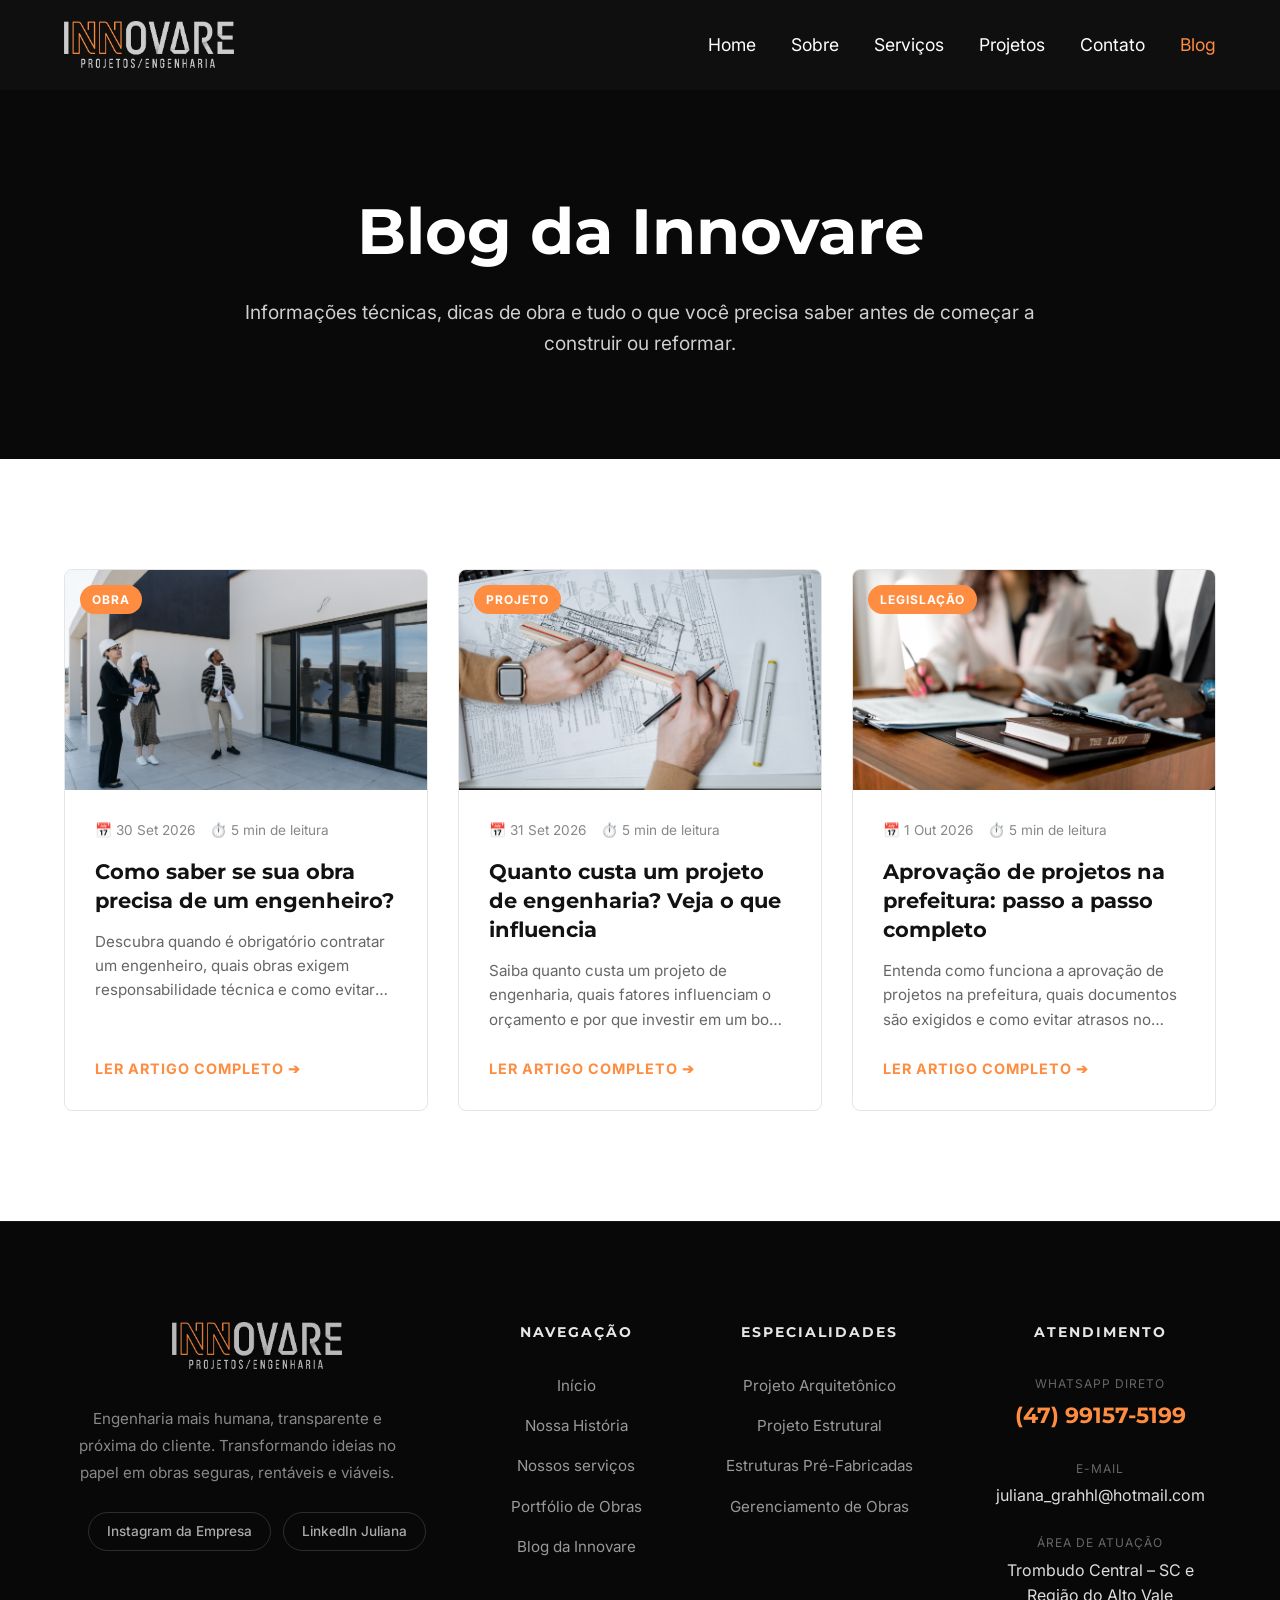
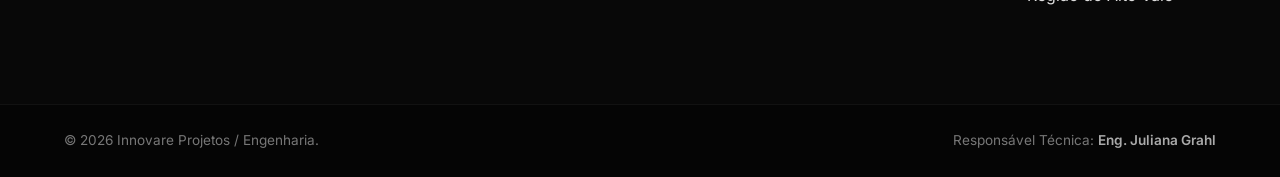
<file: blog/index.html>
<!DOCTYPE html>
<html lang="pt-BR">
<head>
  <meta charset="UTF-8">
  <meta name="viewport" content="width=device-width, initial-scale=1.0">
  <title>Blog | Innovare Projetos e Engenharia</title>
  <meta name="description" content="Artigos, dicas e novidades sobre engenharia civil, construção, projetos estruturais e arquitetônicos.">
  
  <link rel="stylesheet" href="../assets/css/styles.css">
  <link rel="preconnect" href="https://fonts.googleapis.com">
  <link rel="preconnect" href="https://fonts.gstatic.com" crossorigin>
  <link href="https://fonts.googleapis.com/css2?family=Inter:wght@300;400;500;600;700&family=Montserrat:wght@600;700;800&display=swap" rel="stylesheet">
  <link rel="icon" href="../assets/images/logo-ico.ico">
</head>
<body>

  <!-- ================= HEADER ================= -->
  <header class="header">
    <div class="container header-content">
      <div class="logo">
        <a href="../index.html">
            <img src="../assets/images/logo-innovare-cinza.png" alt="Innovare Projetos Engenharia">
        </a>
      </div>
      
      <nav id="nav-menu">
        <a href="../index.html">Home</a>
        <a href="../sobre/index.html">Sobre</a>
        <a href="../servicos/index.html">Serviços</a>
        <a href="../projetos/index.html">Projetos</a>
        <a href="https://api.whatsapp.com/send/?phone=5547991575199" target="_blank">Contato</a>
        <a href="../blog/index.html" style="color: var(--orange);">Blog</a>
      </nav>

      <div class="hamburger" id="hamburger">
        <span></span>
        <span></span>
        <span></span>
      </div>
    </div>
  </header>

  <main>
    <!-- ================= INTERNAL HERO ================= -->
    <section class="internal-hero">
      <div class="container text-center">
        <h1>Blog da Innovare</h1>
        <p style="max-width: 800px; margin: 0 auto;">
          Informações técnicas, dicas de obra e tudo o que você precisa saber antes de começar a construir ou reformar.
        </p>
      </div>
    </section>

    <!-- ================= GRID DO BLOG ================= -->
    <section class="section">
      <div class="container">
        
        <div class="blog-grid">
          
          <!-- MODELO DE CARD DE POST (COPIAR E COLAR ESTE BLOCO PARA NOVOS POSTS) -->
          <article class="blog-card">
            <div class="blog-image">
              <a href="../artigos/como-saber-se-sua-obra-precisa-de-um-engenheiro/index.html">
                <img src="../assets/images/engenheiros-olhando-obra.jpg" alt="Imagem do post sobre projeto estrutural">
              </a>
              <span class="blog-category">Obra</span>
            </div>
            <div class="blog-content">
              <div class="blog-meta">
                <span>📅 30 Set 2026</span>
                <span>⏱️ 5 min de leitura</span>
              </div>
              <h3><a href="../artigos/como-saber-se-sua-obra-precisa-de-um-engenheiro/index.html">Como saber se sua obra precisa de um engenheiro?</a></h3>
              <p>Descubra quando é obrigatório contratar um engenheiro, quais obras exigem responsabilidade técnica e como evitar problemas durante a construção.</p>
              <a href="../artigos/como-saber-se-sua-obra-precisa-de-um-engenheiro/" class="blog-read-more">Ler Artigo Completo ➔</a>
            </div>
          </article>
          <!-- FIM DO CARD -->

          <!-- EXEMPLO DE CARD 2 -->
          <article class="blog-card">
            <div class="blog-image">
              <a href="../artigos/quanto-custa-projeto-de-engenharia/index.html">
                <img src="../assets/images/engenheiro-desenhando-projeto.jpg" alt="Engenheiro desenhando projeto">
              </a>
              <span class="blog-category">Projeto</span>
            </div>
            <div class="blog-content">
              <div class="blog-meta">
                <span>📅 31 Set 2026</span>
                <span>⏱️ 5 min de leitura</span>
              </div>
              <h3><a href="../artigos/quanto-custa-projeto-de-engenharia/index.html">Quanto custa um projeto de engenharia? Veja o que influencia</a></h3>
              <p>Saiba quanto custa um projeto de engenharia, quais fatores influenciam o orçamento e por que investir em um bom planejamento evita gastos futuros.</p>
              <a href="../artigos/quanto-custa-projeto-de-engenharia/index.html" class="blog-read-more">Ler Artigo Completo ➔</a>
            </div>
          </article>
          <!-- FIM DO CARD 2 -->

          <!-- EXEMPLO DE CARD 3 -->
          <article class="blog-card">
            <div class="blog-image">
              <a href="../artigos/aprovacao-de-projetos-na-prefeitura/">
                <img src="../assets/images/pessoas-conversando-sobre-aprovacao-de-projeto.jpg" alt="Imagem do post de aprovação de projetos">
              </a>
              <span class="blog-category">Legislação</span>
            </div>
            <div class="blog-content">
              <div class="blog-meta">
                <span>📅 1 Out 2026</span>
                <span>⏱️ 5 min de leitura</span>
              </div>
              <h3><a href="#">Aprovação de projetos na prefeitura: passo a passo completo</a></h3>
              <p>Entenda como funciona a aprovação de projetos na prefeitura, quais documentos são exigidos e como evitar atrasos no início da sua obra.</p>
              <a href="../artigos/aprovacao-de-projetos-na-prefeitura/" class="blog-read-more">Ler Artigo Completo ➔</a>
            </div>
          </article>
          <!-- FIM DO CARD 3 -->

        </div>

      </div>
    </section>

  </main>

  <!-- ================= RODAPÉ PREMIUM ================= -->
  <footer class="footer-premium">
    <div class="container footer-grid">
      
      <!-- Coluna 1: Marca e Resumo -->
      <div class="footer-col brand-col">
        <img src="../assets/images/logo-innovare-cinza.png" alt="Innovare Projetos Engenharia" class="footer-logo">
        <p>Engenharia mais humana, transparente e próxima do cliente. Transformando ideias no papel em obras seguras, rentáveis e viáveis.</p>
        <div class="footer-socials">
          <a href="https://www.instagram.com/innovareprojetos/" target="_blank" class="social-pill">Instagram da Empresa</a>
          <a href="https://br.linkedin.com/in/juliana-grahl" target="_blank" class="social-pill">LinkedIn Juliana</a>
        </div>
      </div>

      <!-- Coluna 2: Navegação Rápida -->
      <div class="footer-col">
        <h3>Navegação</h3>
        <ul class="footer-links">
          <li><a href="../index.html">Início</a></li>
          <li><a href="../sobre/index.html">Nossa História</a></li>
          <li><a href="../servicos/index.html">Nossos serviços</a></li>
          <li><a href="../projetos/index.html">Portfólio de Obras</a></li>
          <li><a href="../blog/index.html">Blog da Innovare</a></li>
        </ul>
      </div>

      <!-- Coluna 3: Especialidades -->
      <div class="footer-col">
        <h3>Especialidades</h3>
        <ul class="footer-links">
          <li><a href="../servicos/index.html">Projeto Arquitetônico</a></li>
          <li><a href="../servicos/index.html">Projeto Estrutural</a></li>
          <li><a href="../servicos/index.html">Estruturas Pré-Fabricadas</a></li>
          <li><a href="../servicos/index.html">Gerenciamento de Obras</a></li>
        </ul>
      </div>

      <!-- Coluna 4: Contatos Destacados -->
      <div class="footer-col contact-col">
        <h3>Atendimento</h3>
        <div class="contact-item">
          <span class="contact-label">WhatsApp Direto</span>
          <a href="https://api.whatsapp.com/send/?phone=5547991575199" target="_blank" class="contact-highlight">(47) 99157-5199</a>
        </div>
        <div class="contact-item">
          <span class="contact-label">E-mail</span>
          <a href="mailto:juliana_grahhl@hotmail.com" class="contact-link">juliana_grahhl@hotmail.com</a>
        </div>
        <div class="contact-item">
          <span class="contact-label">Área de Atuação</span>
          <p class="contact-text">Trombudo Central – SC e Região do Alto Vale</p>
        </div>
      </div>

    </div>

    <!-- Linha de Copyright -->
    <div class="footer-bottom">
      <div class="container bottom-flex">
        <p>© 2026 Innovare Projetos / Engenharia.</p>
        <p>Responsável Técnica: <strong>Eng. Juliana Grahl</strong></p>
      </div>
    </div>
  </footer>

  <script src="../assets/scripts/scripts.js"></script>
</body>
</html>
</file>
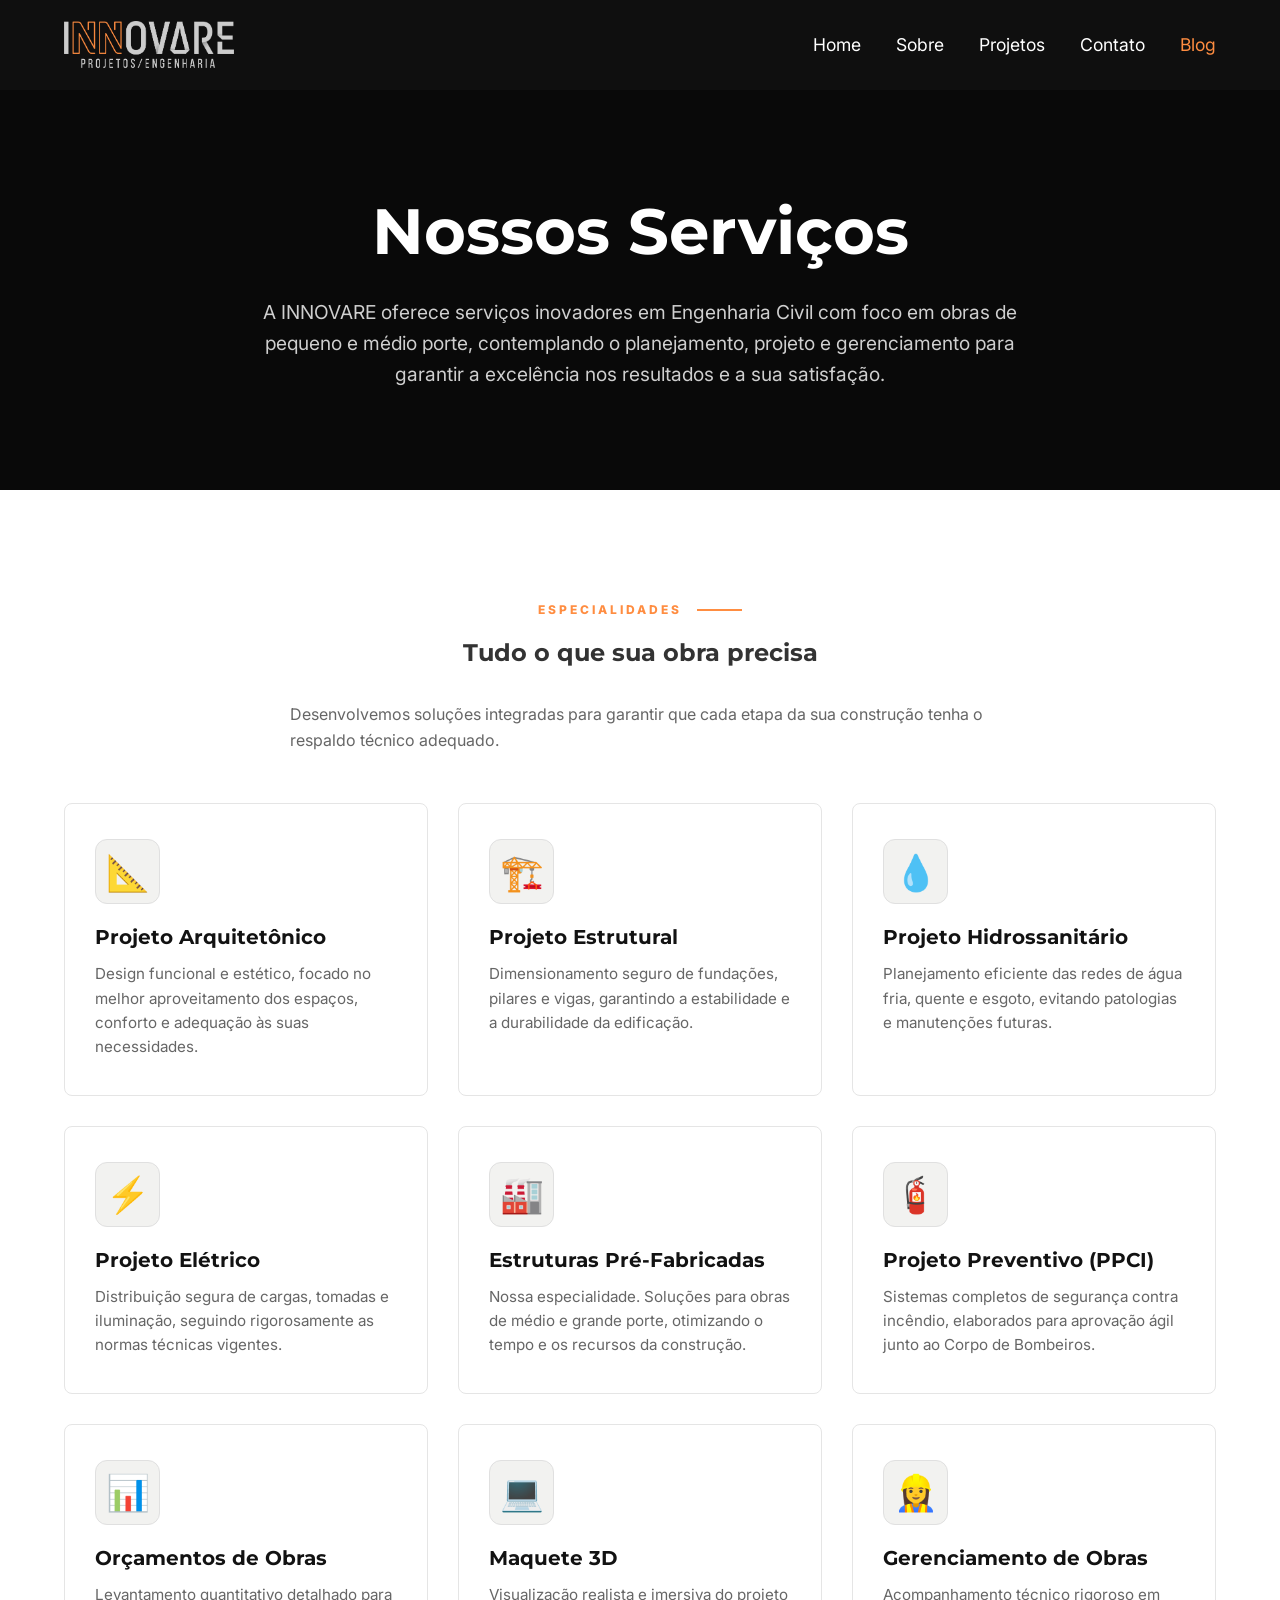
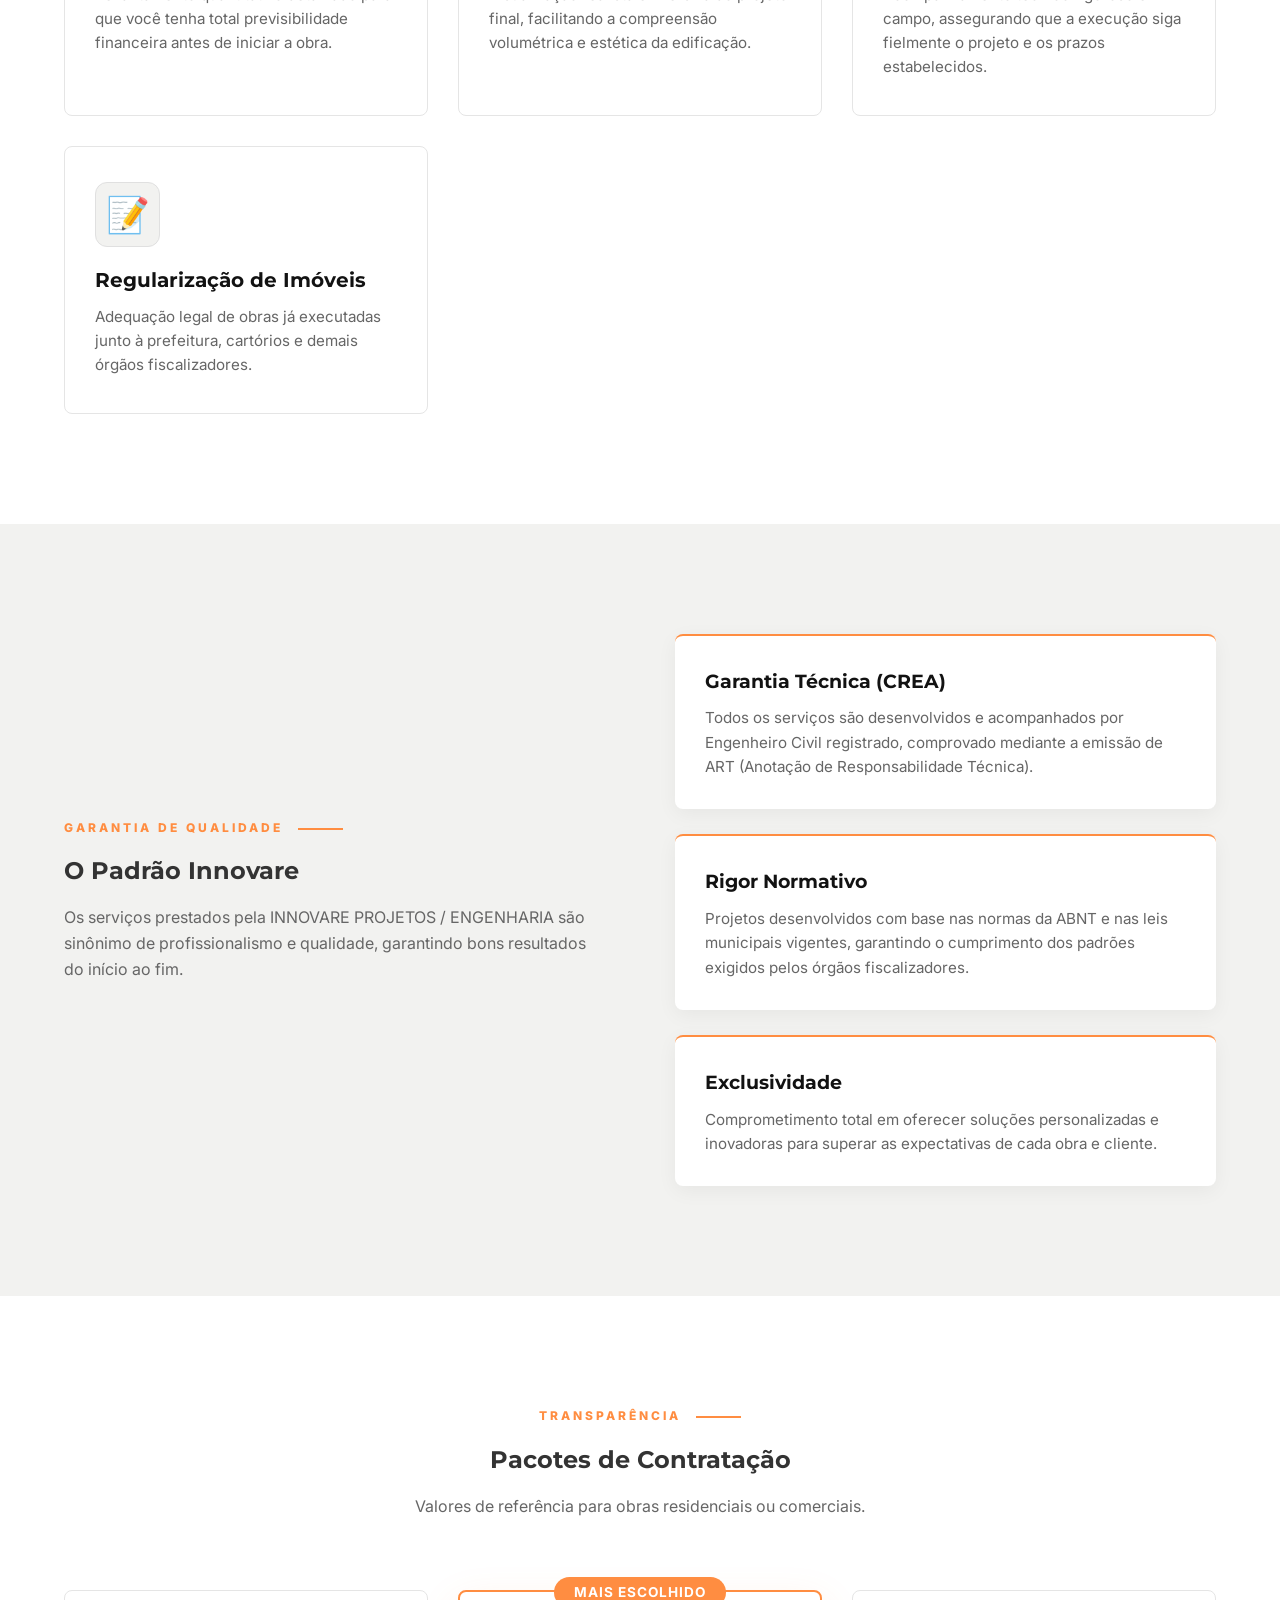
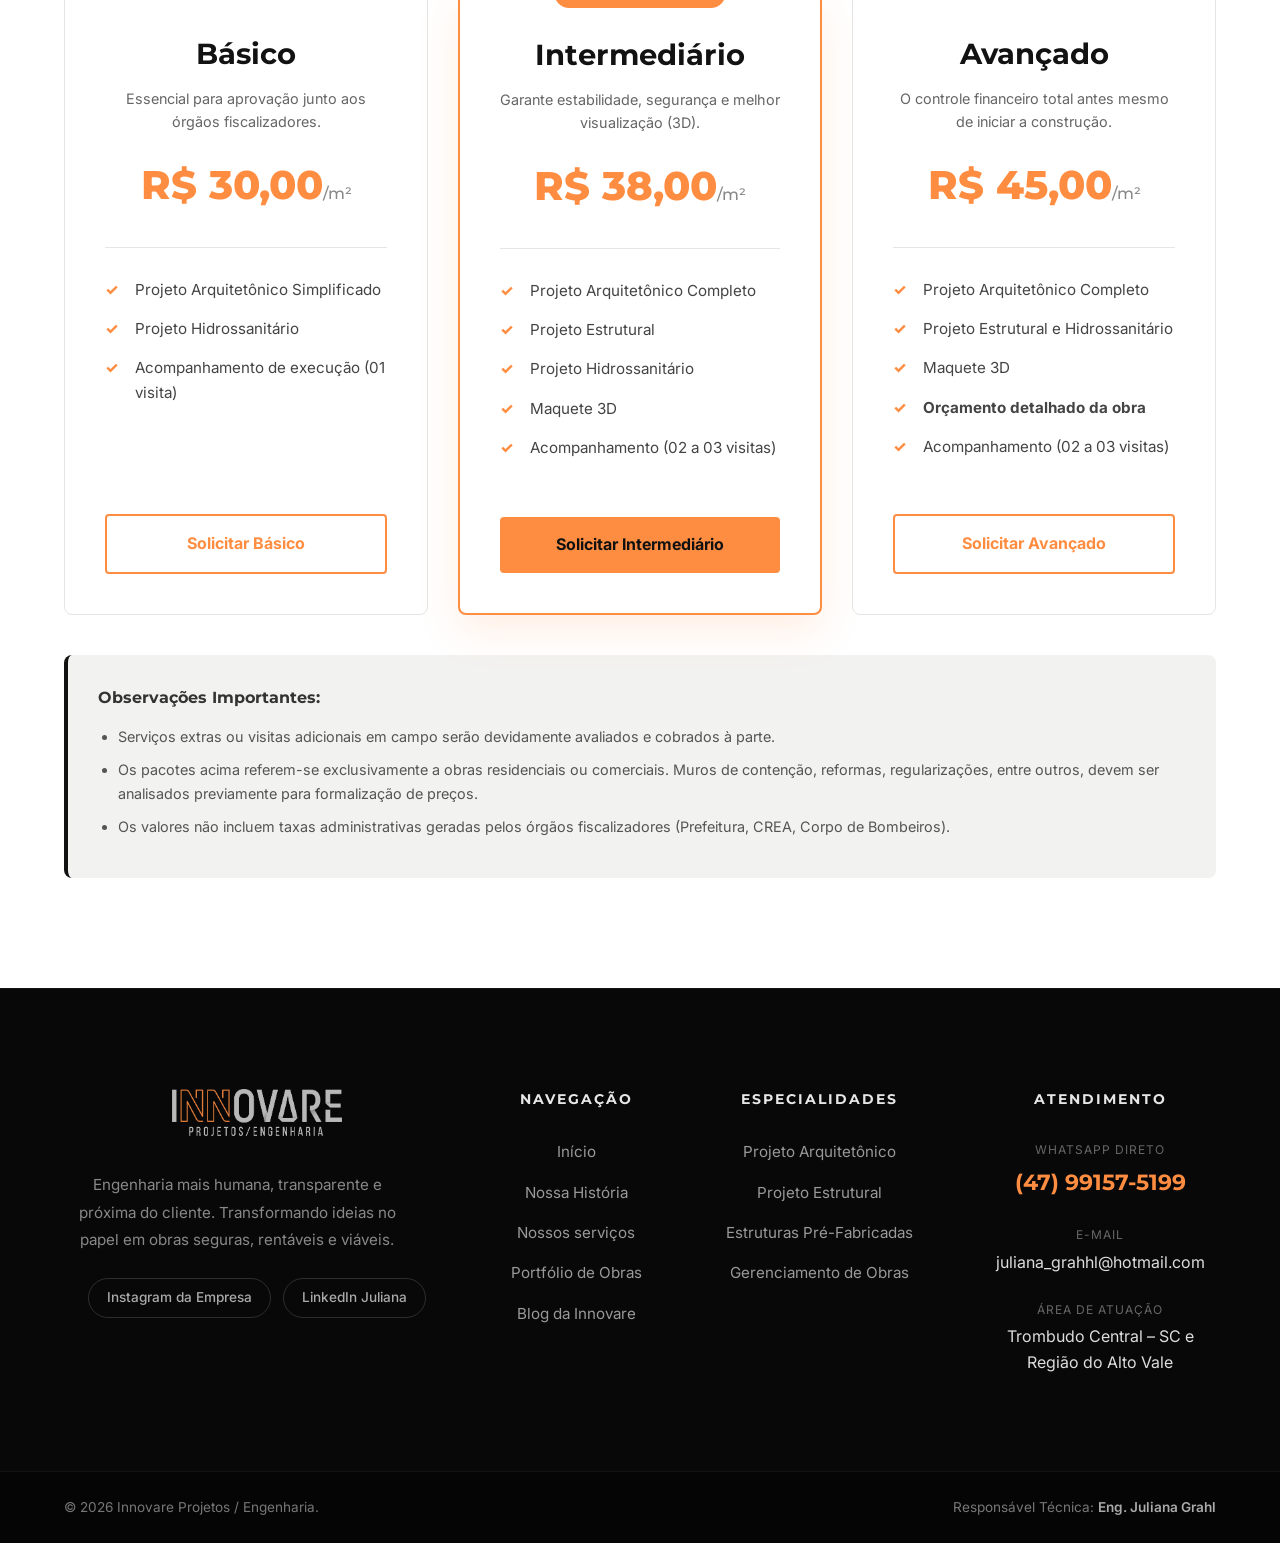
<file: servicos/index.html>
<!DOCTYPE html>
<html lang="pt-BR">
<head>
  <meta charset="UTF-8">
  <meta name="viewport" content="width=device-width, initial-scale=1.0">
  <title>Nossos Serviços | Innovare Projetos e Engenharia</title>
  <meta name="description" content="Conheça os serviços e pacotes de contratação da Innovare Engenharia. Projetos arquitetônicos, estruturais e gerenciamento de obras.">
  
  <link rel="stylesheet" href="../assets/css/styles.css">
  <link rel="preconnect" href="https://fonts.googleapis.com">
  <link rel="preconnect" href="https://fonts.gstatic.com" crossorigin>
  <link href="https://fonts.googleapis.com/css2?family=Inter:wght@300;400;500;600;700&family=Montserrat:wght@600;700;800&display=swap" rel="stylesheet">
  <link rel="icon" href="../assets/images/logo-ico.ico">
</head>
<body>

  <!-- ================= HEADER ================= -->
  <header class="header">
    <div class="container header-content">
      <div class="logo">
        <a href="../index.html">
            <img src="../assets/images/logo-innovare-cinza.png" alt="Innovare Projetos Engenharia">
        </a>
      </div>
      <nav id="nav-menu">
        <a href="../index.html">Home</a>
        <a href="../sobre/index.html">Sobre</a>
        <a href="../projetos/index.html">Projetos</a>
        <a href="https://api.whatsapp.com/send/?phone=5547991575199" target="_blank">Contato</a>
        <a href="../blog/index.html" style="color: var(--orange);">Blog</a>   
      </nav>

      <div class="hamburger" id="hamburger">
        <span></span>
        <span></span>
        <span></span>
      </div>
    </div>
  </header>

  <main>
    <!-- ================= INTERNAL HERO ================= -->
    <section class="internal-hero">
      <div class="container text-center">
        <h1>Nossos Serviços</h1>
        <p style="max-width: 800px; margin: 0 auto;">
          A INNOVARE oferece serviços inovadores em Engenharia Civil com foco em obras de pequeno e médio porte, contemplando o planejamento, projeto e gerenciamento para garantir a excelência nos resultados e a sua satisfação.
        </p>
      </div>
    </section>

    <!-- ================= LISTA COMPLETA DE SERVIÇOS ================= -->
    <section class="section">
      <div class="container">
        <div class="text-center" style="margin-bottom: 50px;">
          <span class="section-tag">Especialidades</span>
          <h2>Tudo o que sua obra precisa</h2>
          <p style="max-width: 700px; margin: 15px auto 0;">Desenvolvemos soluções integradas para garantir que cada etapa da sua construção tenha o respaldo técnico adequado.</p>
        </div>
        
        <div class="services-advanced-grid">
          
          <div class="service-adv-card">
            <div class="service-icon">📐</div>
            <h3>Projeto Arquitetônico</h3>
            <p>Design funcional e estético, focado no melhor aproveitamento dos espaços, conforto e adequação às suas necessidades.</p>
          </div>

          <div class="service-adv-card">
            <div class="service-icon">🏗️</div>
            <h3>Projeto Estrutural</h3>
            <p>Dimensionamento seguro de fundações, pilares e vigas, garantindo a estabilidade e a durabilidade da edificação.</p>
          </div>

          <div class="service-adv-card">
            <div class="service-icon">💧</div>
            <h3>Projeto Hidrossanitário</h3>
            <p>Planejamento eficiente das redes de água fria, quente e esgoto, evitando patologias e manutenções futuras.</p>
          </div>

          <div class="service-adv-card">
            <div class="service-icon">⚡</div>
            <h3>Projeto Elétrico</h3>
            <p>Distribuição segura de cargas, tomadas e iluminação, seguindo rigorosamente as normas técnicas vigentes.</p>
          </div>

          <div class="service-adv-card">
            <div class="service-icon">🏭</div>
            <h3>Estruturas Pré-Fabricadas</h3>
            <p>Nossa especialidade. Soluções para obras de médio e grande porte, otimizando o tempo e os recursos da construção.</p>
          </div>

          <div class="service-adv-card">
            <div class="service-icon">🧯</div>
            <h3>Projeto Preventivo (PPCI)</h3>
            <p>Sistemas completos de segurança contra incêndio, elaborados para aprovação ágil junto ao Corpo de Bombeiros.</p>
          </div>

          <div class="service-adv-card">
            <div class="service-icon">📊</div>
            <h3>Orçamentos de Obras</h3>
            <p>Levantamento quantitativo detalhado para que você tenha total previsibilidade financeira antes de iniciar a obra.</p>
          </div>

          <div class="service-adv-card">
            <div class="service-icon">💻</div>
            <h3>Maquete 3D</h3>
            <p>Visualização realista e imersiva do projeto final, facilitando a compreensão volumétrica e estética da edificação.</p>
          </div>

          <div class="service-adv-card">
            <div class="service-icon">👷‍♀️</div>
            <h3>Gerenciamento de Obras</h3>
            <p>Acompanhamento técnico rigoroso em campo, assegurando que a execução siga fielmente o projeto e os prazos estabelecidos.</p>
          </div>

          <div class="service-adv-card">
            <div class="service-icon">📝</div>
            <h3>Regularização de Imóveis</h3>
            <p>Adequação legal de obras já executadas junto à prefeitura, cartórios e demais órgãos fiscalizadores.</p>
          </div>

        </div>
      </div>
    </section>

    <!-- ================= DIFERENCIAIS TÉCNICOS ================= -->
    <section class="section bg-cement">
      <div class="container">
        <div class="grid-2">
          <div>
            <span class="section-tag">Garantia de Qualidade</span>
            <h2>O Padrão Innovare</h2>
            <p>Os serviços prestados pela INNOVARE PROJETOS / ENGENHARIA são sinônimo de profissionalismo e qualidade, garantindo bons resultados do início ao fim.</p>
          </div>
          
          <div class="commitments-list">
            <div class="commitment-card">
              <h3>Garantia Técnica (CREA)</h3>
              <p>Todos os serviços são desenvolvidos e acompanhados por Engenheiro Civil registrado, comprovado mediante a emissão de ART (Anotação de Responsabilidade Técnica).</p>
            </div>
            <div class="commitment-card">
              <h3>Rigor Normativo</h3>
              <p>Projetos desenvolvidos com base nas normas da ABNT e nas leis municipais vigentes, garantindo o cumprimento dos padrões exigidos pelos órgãos fiscalizadores.</p>
            </div>
            <div class="commitment-card">
              <h3>Exclusividade</h3>
              <p>Comprometimento total em oferecer soluções personalizadas e inovadoras para superar as expectativas de cada obra e cliente.</p>
            </div>
          </div>
        </div>
      </div>
    </section>

    <!-- ================= PACOTES DE CONTRATAÇÃO (PRICING) ================= -->
    <section class="section">
      <div class="container">
        <div class="text-center" style="margin-bottom: 50px;">
          <span class="section-tag">Transparência</span>
          <h2>Pacotes de Contratação</h2>
          <p>Valores de referência para obras residenciais ou comerciais.</p>
        </div>

        <div class="pricing-grid">
          
          <!-- PACOTE BÁSICO -->
          <div class="pricing-card">
            <div class="pricing-header">
              <h3>Básico</h3>
              <p>Essencial para aprovação junto aos órgãos fiscalizadores.</p>
              <div class="price">R$ 30,00<span>/m²</span></div>
            </div>
            <ul class="pricing-features">
              <li>Projeto Arquitetônico Simplificado</li>
              <li>Projeto Hidrossanitário</li>
              <li>Acompanhamento de execução (01 visita)</li>
            </ul>
            <a href="https://api.whatsapp.com/send/?phone=5547991575199&text=Olá, tenho interesse no pacote Básico de projetos." target="_blank" class="btn btn-outline">Solicitar Básico</a>
          </div>

          <!-- PACOTE INTERMEDIÁRIO -->
          <div class="pricing-card highlighted">
            <div class="highlight-badge">Mais Escolhido</div>
            <div class="pricing-header">
              <h3>Intermediário</h3>
              <p>Garante estabilidade, segurança e melhor visualização (3D).</p>
              <div class="price">R$ 38,00<span>/m²</span></div>
            </div>
            <ul class="pricing-features">
              <li>Projeto Arquitetônico Completo</li>
              <li>Projeto Estrutural</li>
              <li>Projeto Hidrossanitário</li>
              <li>Maquete 3D</li>
              <li>Acompanhamento (02 a 03 visitas)</li>
            </ul>
            <a href="https://api.whatsapp.com/send/?phone=5547991575199&text=Olá, tenho interesse no pacote Intermediário de projetos." target="_blank" class="btn">Solicitar Intermediário</a>
          </div>

          <!-- PACOTE AVANÇADO -->
          <div class="pricing-card">
            <div class="pricing-header">
              <h3>Avançado</h3>
              <p>O controle financeiro total antes mesmo de iniciar a construção.</p>
              <div class="price">R$ 45,00<span>/m²</span></div>
            </div>
            <ul class="pricing-features">
              <li>Projeto Arquitetônico Completo</li>
              <li>Projeto Estrutural e Hidrossanitário</li>
              <li>Maquete 3D</li>
              <li><strong>Orçamento detalhado da obra</strong></li>
              <li>Acompanhamento (02 a 03 visitas)</li>
            </ul>
            <a href="https://api.whatsapp.com/send/?phone=5547991575199&text=Olá, tenho interesse no pacote Avançado de projetos." target="_blank" class="btn btn-outline">Solicitar Avançado</a>
          </div>

        </div>

        <!-- OBSERVAÇÕES DOS PACOTES -->
        <div class="pricing-notes">
          <h4><strong>Observações Importantes:</strong></h4>
          <ul>
            <li>Serviços extras ou visitas adicionais em campo serão devidamente avaliados e cobrados à parte.</li>
            <li>Os pacotes acima referem-se exclusivamente a obras residenciais ou comerciais. Muros de contenção, reformas, regularizações, entre outros, devem ser analisados previamente para formalização de preços.</li>
            <li>Os valores não incluem taxas administrativas geradas pelos órgãos fiscalizadores (Prefeitura, CREA, Corpo de Bombeiros).</li>
          </ul>
        </div>

      </div>
    </section>

  </main>

  <!-- ================= RODAPÉ PREMIUM ================= -->
  <footer class="footer-premium">
    <div class="container footer-grid">
      
      <!-- Coluna 1: Marca e Resumo -->
      <div class="footer-col brand-col">
        <img src="../assets/images/logo-innovare-cinza.png" alt="Innovare Projetos Engenharia" class="footer-logo">
        <p>Engenharia mais humana, transparente e próxima do cliente. Transformando ideias no papel em obras seguras, rentáveis e viáveis.</p>
        <div class="footer-socials">
          <a href="https://www.instagram.com/innovareprojetos/" target="_blank" class="social-pill">Instagram da Empresa</a>
          <a href="https://br.linkedin.com/in/juliana-grahl" target="_blank" class="social-pill">LinkedIn Juliana</a>
        </div>
      </div>

      <!-- Coluna 2: Navegação Rápida -->
      <div class="footer-col">
        <h3>Navegação</h3>
        <ul class="footer-links">
          <li><a href="../index.html">Início</a></li>
          <li><a href="../sobre/index.html">Nossa História</a></li>
          <li><a href="../servicos/index.html">Nossos serviços</a></li>
          <li><a href="../projetos/index.html">Portfólio de Obras</a></li>
          <li><a href="../blog/index.html">Blog da Innovare</a></li>
        </ul>
      </div>

      <!-- Coluna 3: Especialidades -->
      <div class="footer-col">
        <h3>Especialidades</h3>
        <ul class="footer-links">
          <li><a href="../servicos/index.html">Projeto Arquitetônico</a></li>
          <li><a href="../servicos/index.html">Projeto Estrutural</a></li>
          <li><a href="../servicos/index.html">Estruturas Pré-Fabricadas</a></li>
          <li><a href="../servicos/index.html">Gerenciamento de Obras</a></li>
        </ul>
      </div>

      <!-- Coluna 4: Contatos Destacados -->
      <div class="footer-col contact-col">
        <h3>Atendimento</h3>
        <div class="contact-item">
          <span class="contact-label">WhatsApp Direto</span>
          <a href="https://api.whatsapp.com/send/?phone=5547991575199" target="_blank" class="contact-highlight">(47) 99157-5199</a>
        </div>
        <div class="contact-item">
          <span class="contact-label">E-mail</span>
          <a href="mailto:juliana_grahhl@hotmail.com" class="contact-link">juliana_grahhl@hotmail.com</a>
        </div>
        <div class="contact-item">
          <span class="contact-label">Área de Atuação</span>
          <p class="contact-text">Trombudo Central – SC e Região do Alto Vale</p>
        </div>
      </div>

    </div>

    <!-- Linha de Copyright -->
    <div class="footer-bottom">
      <div class="container bottom-flex">
        <p>© 2026 Innovare Projetos / Engenharia.</p>
        <p>Responsável Técnica: <strong>Eng. Juliana Grahl</strong></p>
      </div>
    </div>
  </footer>

  <script src="../assets/scripts/scripts.js"></script>
</body>
</html>
</file>
<file: assets/css/styles.css>
:root {

    --orange: #ff8d41;

    --black: #121212;

    --graphite: #333333;

    --concrete: #e5e5e5;

    --cement: #f2f2f0;

    --white: #ffffff;

    --text-dark: #333333;

    --text-light: #b5b5b5;

    --orange: #ff8d41;

    --orange-light: #ffb276;

    --orange-dark: #c85f20;

    --blueprint: #ff8d41;

}



* {

    margin:0;

    padding:0;

    box-sizing:border-box;

}



html {

    scroll-behavior:smooth;

}



body {

    font-family:'Inter', sans-serif;

    color:var(--text-dark);

    background:var(--white);

    line-height:1.6;

}



h1,
h2,
h3 {

    font-family:'Montserrat', sans-serif;

}



p {

    margin-bottom:20px;

    color:#666;

}



.container {

    width:90%;

    max-width:1200px;

    margin:auto;

}


.container h2{
    margin-bottom: 15px;
}




/* ================= HEADER ================= */


.header {

    position:fixed;

    top:0;

    width:100%;

    z-index:1000;

    background:rgba(18,18,18,.85);

    backdrop-filter:blur(10px);

}



.header-content {

    height:90px;

    display:flex;

    align-items:center;

    justify-content:space-between;

}



.logo img {

    max-width:170px;
    margin-bottom: -10px;

}



nav {

    display:flex;

    gap:35px;



}



nav a {

    color:white;

    font-size: 1.1rem;

    transition:.3s;

    text-decoration: none;

}



nav a:hover {

    color:var(--orange);

}





/* ================= HERO ================= */


.hero {

    min-height:100vh;

    display:flex;

    align-items:center;

    position:relative;

    overflow:hidden;

    background:#090909;

    isolation:isolate;

    padding-top: 120px; /* Compensa os 90px do header + um espaço extra */
    padding-bottom: 60px; /* Garante que o botão nunca cole no final da tela */

}



.hero-content {

    color:white;

    max-width:850px;

}



.tag {

    color:var(--orange);

    text-transform:uppercase;

    letter-spacing:3px;

    font-size:.8rem;

    font-weight:800;

}



.hero h1 {

    font-size:clamp(3.5rem,6vw,5.5rem);

    line-height:1;

    font-weight:800;

    letter-spacing:-2px;

    margin:25px 0;

}



.hero p {

    color:#cfcfcf;

    font-size:1.2rem;

    max-width:650px;

}



.hero-checks {

    display:flex;

    flex-wrap:wrap;

    gap:20px;

    margin:35px 0;

}



.hero-checks span {

    color:#ddd;

    font-size:.9rem;

}





/* ================= BOTÃO ================= */


.btn {

    display:inline-block;

    padding:15px 35px;

    background:var(--orange);

    color:#111;

    font-weight:700;

    border-radius:4px;

    transition:.3s;

    text-decoration: none;

}



.btn:hover {

    transform:translateY(-3px);

    opacity:.9;

}





/* ================= TITULOS ================= */


.section {

    padding:110px 0;

}



.section-tag {

    color:var(--orange);

    text-transform:uppercase;

    letter-spacing:3px;

    font-size:.75rem;

    font-weight:800;

    display:block;

    margin-bottom:15px;

}



.section-tag::after {

    content:"";

    display:inline-block;

    width:45px;

    height:2px;

    background:var(--orange);

    margin-left:15px;

    vertical-align:middle;

}



.section-title {

    font-size:clamp(2.5rem,4vw,3.5rem);

    line-height:1.1;

    font-weight:800;

    letter-spacing:-1px;

    max-width:850px;

    margin-bottom:35px;

}



.light-title {

    color:#222;

}



.dark-title {

    color:white;

}





/* ================= SOBRE ================= */


.about {

    background:var(--cement);

}



.grid-2 {

    display:grid;

    grid-template-columns:1fr 1fr;

    gap:70px;

    align-items:center;

}



.image-placeholder {
    height: 500px;
    background: var(--cement); /* Mantém uma cor de fundo caso a internet demore a carregar a foto */
    border-radius: 8px; /* Dá um toque mais suave e moderno nas bordas */
    overflow: hidden; /* Garante que a foto não vaze das bordas arredondadas */
    
    /* Removemos o display flex e o texto, pois agora teremos a imagem */
}

/* Criamos esta nova regra especificamente para a imagem dentro do placeholder */
.image-placeholder img {
    width: 100%;
    height: 100%;
    object-fit: cover; /* Preenche o espaço de 500px sem amassar a foto */
    object-position: center top; /* Garante que o rosto não seja cortado se a foto for redimensionada */
}





/* ================= NUMEROS ================= */


.numbers {

    padding:90px 0;

    background:var(--black);

}



.numbers-grid {

    display:grid;

    grid-template-columns:repeat(4,1fr);

    gap:30px;

    text-align:center;

}



.numbers strong {

    display:block;

    color:var(--orange);

    font-size:3rem;

    font-family:'Montserrat';

    font-weight:800;

}



.numbers span {

    color:#ddd;

}





/* ================= METODOLOGIA ================= */


.steps {
    display: grid;
    grid-template-columns: repeat(auto-fit, minmax(240px, 1fr));
    gap: 25px;
    margin-top: 50px;
}



.step {

    padding:35px;

    background:white;

    border-left:3px solid var(--orange);

    box-shadow:0 10px 30px rgba(0,0,0,.05);

}



.step strong {

    color:var(--orange);

    font-size:2.2rem;

}





/* ================= SERVICOS ================= */


.dark-section {

    background:#1d1d1d;

    color:white;

}



.dark-section p {

    color:#aaa;

}



.cards {
    display: grid;
    grid-template-columns: repeat(auto-fit, minmax(300px, 1fr));
    gap: 25px;
    margin-top: 50px;
}



.card {

    background:white;

    padding:35px;

    border:1px solid #858585;

    transition:.3s;

}



.dark-section .card {

    background:#292929;

    border-color:var(--blueprint);

}



.card:hover {

    transform:translateY(-8px);

    border-color:var(--orange);

    box-shadow: 5px 5px 15px var(--orange);

}



.card h3 {

    font-size:1.35rem;

    font-weight:700;

    margin-bottom:18px;

    color:#222;

}



.dark-section .card h3 {

    color:white;

}





/* ================= PORTFOLIO ================= */


.portfolio-grid {
    display: grid;
    grid-template-columns: repeat(auto-fit, minmax(300px, 1fr));
    gap: 25px;
}



.project {

    height:400px;

    background:#333;

    display:flex;

    align-items:end;

    padding:30px;

    color:white;

}



.project h3 {

    font-size:1.6rem;

    color:white;

    margin-bottom:5px;

}



.project p {

    color:#ddd;

    font-size:.95rem;

}


/* ================= PORTFOLIO ================= */
.portfolio-grid {
    display: grid;
    grid-template-columns: repeat(auto-fit, minmax(300px, 1fr));
    gap: 25px;
}

.project {
    position: relative;
    height: 400px;
    display: flex;
    align-items: flex-end; /* Mantém o texto na base */
    padding: 30px;
    color: white;
    overflow: hidden; /* Corta qualquer coisa que vaze da div */
    border-radius: 4px; /* Opcional: arredonda levemente as pontas */
}

/* Configuração da Imagem */
.project img {
    position: absolute;
    top: 0;
    left: 0;
    width: 100%;
    height: 100%;
    object-fit: cover; /* A mágica: preenche a div inteira sem distorcer a foto */
    z-index: 1;
    transition: transform 0.6s ease; /* Prepara o efeito de hover */
}

/* Degradê escuro para o texto não sumir em fotos claras */
.project::after {
    content: "";
    position: absolute;
    top: 0;
    left: 0;
    width: 100%;
    height: 100%;
    background: linear-gradient(to top, rgba(0,0,0, 0.9) 0%, rgba(0,0,0, 0) 60%);
    z-index: 2;
}

/* Coloca o texto acima da imagem e do degradê */
.project .project-content {
    position: relative;
    z-index: 3;
}

.project h3 {
    font-size: 1.6rem;
    color: white;
    margin-bottom: 5px;
}

.project p {
    color: #ddd;
    font-size: 0.95rem;
    margin-bottom: 0;
}

/* Efeito Premium: Zoom na foto ao passar o mouse */
.project:hover img {
    transform: scale(1.08);
}


/* ================= TIPOS DE PROJETOS ================= */
.project-types-grid {
    display: grid;
    grid-template-columns: repeat(auto-fit, minmax(320px, 1fr));
    gap: 40px;
    margin-top: 50px;
}

.type-card {
    background: var(--white);
    padding: 45px 40px;
    border-radius: 8px;
    border-top: 5px solid var(--orange);
    box-shadow: 0 10px 30px rgba(0, 0, 0, 0.05);
    transition: transform 0.3s ease, box-shadow 0.3s ease;
}

.type-card:hover {
    transform: translateY(-8px);
    box-shadow: 0 15px 40px rgba(0, 0, 0, 0.1);
}

.type-card h3 {
    font-size: 1.8rem;
    color: var(--black);
    margin-bottom: 15px;
}

.type-card p {
    color: #555;
    margin-bottom: 30px;
    font-size: 1.05rem;
}

.type-features {
    list-style: none;
    padding: 0;
}

.type-features li {
    position: relative;
    padding-left: 30px;
    margin-bottom: 15px;
    color: #444;
    font-weight: 500;
}

/* Cria o "check" laranja antes de cada item da lista */
.type-features li::before {
    content: "✓";
    position: absolute;
    left: 0;
    top: 0;
    color: var(--orange);
    font-weight: 900;
    font-size: 1.1rem;
}


/* ================= FAQ ================= */


.faq {

    display:grid;

    gap:20px;

}





/* ================= CTA ================= */


.cta {

    padding:120px 0;

    text-align:center;

    background:

    linear-gradient(
        rgba(0,0,0,.85),
        rgba(0,0,0,.85)
    ),

    url("assets/cta-bg.jpg");


    background-size:cover;

    background-position:center;

}



.cta h2 {

    color:white;

    font-size:clamp(2.5rem,4vw,3.5rem);

}



.cta p {

    color:#ddd;

    max-width:700px;

    margin:0 auto 35px;

}


.cta-benefits{
    color: white;
    margin-bottom: 30px;
}



/* ================= FOOTER ================= */


footer {

    background:#111;

    padding:35px 0;

    text-align:center;

}



footer p {

    color:#aaa;

}





/* ================= ANIMAÇÕES ================= */


.hidden {

    opacity:0;

    transform:translateY(30px);

    transition:.8s;

}



.show {

    opacity:1;

    transform:translateY(0);

}





/* ================= RESPONSIVO ================= */


@media(max-width:900px){


    .portfolio-grid,
    .project-types-grid,
    .pricing-grid,
    .services-list-grid,
    .services-advanced-grid {
        grid-template-columns: 1fr;
    }

    .grid-2 {

        grid-template-columns:1fr;

    }


    .cards {

        grid-template-columns:1fr;

    }


    .steps {

        grid-template-columns:1fr;

    }


    .numbers-grid {

        grid-template-columns:1fr 1fr;

    }


}



@media(max-width:500px){


    .numbers-grid {

        grid-template-columns:1fr;

    }


    .hero h1 {

        font-size:2.8rem;

    }


}

.technical-bg {

    position:absolute;

    left:55%;

    top:55%;

    width:850px;

    height:750px;

    transform:translate(120px,-50%);

    opacity:.50;

    z-index:1;

    animation:floatTech 5s ease-in-out infinite;

    overflow:hidden;

}



.tech-box {

    position:absolute;

    border:1px solid var(--orange);
    

}



.tech-box span {

    position:absolute;

    background:var(--orange);

}


.hero::before {

    content:"";

    position:absolute;

    width:600px;

    height:600px;

    right:100px;

    top:50%;

    transform:translateY(-50%);

    background:
    radial-gradient(
        circle,
        rgba(255,141,65,.15),
        transparent 70%
    );

    z-index:0;

}



.box1 {

    width:350px;

    height:220px;

    top:100px;

    left:100px;

    transform:perspective(500px) rotateY(-20deg);

}



.box1 span:nth-child(1){

    width:100%;

    height:1px;

    top:50%;

}



.box1 span:nth-child(2){

    height:100%;

    width:1px;

    left:50%;

}



.box1 span:nth-child(3){

    width:80px;

    height:80px;

    border:1px solid var(--orange);

    background:none;

    right:30px;

    bottom:30px;

}






.box2 {

    width:280px;

    height:180px;

    right:80px;

    bottom:130px;

    transform:rotate(18deg);

}



.box2 span:nth-child(1){

    width:100%;

    height:1px;

    top:40px;

}



.box2 span:nth-child(2){

    width:1px;

    height:100%;

    left:100px;

}



.box2 span:nth-child(3){

    width:60px;

    height:60px;

    border-radius:50%;

    border:1px solid var(--orange);

    background:none;

}





.tech-circle {

    position:absolute;

    width:300px;

    height:300px;

    border-radius:50%;

    border:1px dashed var(--orange);

    right:200px;

    top:180px;

}



.tech-circle::after {

    content:"";

    position:absolute;

    width:100%;

    height:1px;

    background:var(--orange);

    top:50%;

}





.tech-lines div {

    position:absolute;

    height:1px;

    background:var(--orange);

}



.tech-lines div:nth-child(1){

    width:500px;

    top:350px;

    left:0;

    transform:rotate(-30deg);

}


.tech-lines div:nth-child(2){

    width:300px;

    top:500px;

    left:250px;

}


.tech-lines div:nth-child(3){

    width:1px;

    height:500px;

    left:450px;

}





.tech-text {

    position:absolute;

    right:200px;

    top:80px;

    color:var(--orange);

    font-family:monospace;

    font-size:.65rem;

    letter-spacing:4px;

}



@keyframes floatTech {

    0% {

        transform:translateY(-50%);

    }


    50% {

        transform:translateY(calc(-50% - 18px));

    }


    100% {

        transform:translateY(-50%);

    }

}



/* ================= INTERNAL HERO (Páginas Internas) ================= */
.internal-hero {
    background: #090909;
    padding: 180px 0 100px 0;
    color: white;
    text-align: center;
}

.text-center {
    display: flex;
    flex-direction: column;
    align-items: center;
}

.internal-hero h1 {
    font-size: clamp(2.5rem, 5vw, 4rem);
    margin-bottom: 15px;
}

.internal-hero p {
    color: #cfcfcf;
    font-size: 1.2rem;
}

/* ================= ABOUT PAGE TEXT & SOCIALS ================= */
.about-page .image-placeholder {
    height: 600px; /* Um pouco maior para acomodar melhor a foto vertical */
}

.social-links {
    margin-top: 40px;
    padding-top: 20px;
    border-top: 1px solid var(--concrete);
}

.social-buttons {
    display: flex;
    flex-wrap: wrap;
    gap: 15px;
    margin-top: 10px;
}

.social-btn {
    display: inline-block;
    padding: 10px 20px;
    background: var(--cement);
    color: var(--black);
    font-size: 0.9rem;
    font-weight: 600;
    border-radius: 4px;
    text-decoration: none;
    transition: 0.3s;
    border: 1px solid #ccc;
}

.social-btn:hover {
    background: var(--orange);
    color: white;
    border-color: var(--orange);
    transform: translateY(-2px);
}

/* ================= AJUSTES DA PÁGINA SOBRE ================= */
.orange-subtitle {
    font-size: 1.2rem;
    color: var(--orange);
    margin: 25px 0 10px;
}

.bg-cement {
    background: var(--cement);
}

/* Inversão do layout: Imagem na direita e Texto na esquerda (Apenas no Computador) */
@media (min-width: 901px) {
    .grid-reverse div:first-child {
        order: 2; /* Joga a imagem para o lado direito */
    }
    .grid-reverse div:last-child {
        order: 1; /* Joga o texto para o lado esquerdo */
    }
}

/* ================= CARDS MISSÃO, VISÃO E VALORES ================= */
.mvv-cards .card {
    text-align: left;
    border-top: 4px solid var(--orange); /* Detalhe colorido no topo do card */
    position: relative;
    padding-top: 50px;
}

.mvv-icon {
    position: absolute;
    top: 20px;
    left: 35px;
    font-size: 2rem;
    background: var(--cement);
    width: 60px;
    height: 60px;
    display: flex;
    align-items: center;
    justify-content: center;
    border-radius: 50%;
    transform: translateY(-50%); /* Faz o ícone "pular" para fora da caixa levemente */
    border: 3px solid white;
}

.mvv-cards h3 {
    margin-top: 15px;
}



/* ================= SERVIÇOS: LISTA ================= */
.services-list-grid {
    display: grid;
    grid-template-columns: repeat(auto-fit, minmax(280px, 1fr));
    gap: 20px;
}

.service-item {
    background: var(--white);
    padding: 20px;
    border-radius: 6px;
    border-left: 4px solid var(--orange);
    box-shadow: 0 4px 15px rgba(0,0,0,0.03);
    font-weight: 500;
    color: var(--text-dark);
}

.service-item strong {
    color: var(--orange);
    margin-right: 10px;
    font-size: 1.2rem;
}

/* ================= COMPROMISSOS (DIFERENCIAIS) ================= */
.commitments-list {
    display: flex;
    flex-direction: column;
    gap: 25px;
}

.commitment-card {
    background: var(--white);
    padding: 30px;
    border-radius: 8px;
    border-top: 2px solid var(--orange);
    box-shadow: 0 5px 20px rgba(0,0,0,0.05);
}

.commitment-card h3 {
    font-size: 1.2rem;
    color: var(--black);
    margin-bottom: 10px;
}

.commitment-card p {
    margin-bottom: 0;
    font-size: 0.95rem;
}

/* ================= PACOTES DE PREÇOS (PRICING) ================= */
.pricing-grid {
    display: grid;
    grid-template-columns: repeat(auto-fit, minmax(320px, 1fr));
    gap: 30px;
    margin-bottom: 40px;
}

.pricing-card {
    background: var(--white);
    border: 1px solid var(--concrete);
    border-radius: 8px;
    padding: 40px;
    text-align: center;
    transition: transform 0.3s ease, box-shadow 0.3s ease;
    position: relative;
    display: flex;
    flex-direction: column;
}

.pricing-card:hover {
    transform: translateY(-5px);
    box-shadow: 0 15px 40px rgba(0,0,0,0.08);
}

.pricing-card.highlighted {
    border: 2px solid var(--orange);
    box-shadow: 0 15px 40px rgba(255, 141, 65, 0.15);
}

.highlight-badge {
    position: absolute;
    top: -15px;
    left: 50%;
    transform: translateX(-50%);
    background: var(--orange);
    color: white;
    padding: 5px 20px;
    border-radius: 20px;
    font-size: 0.85rem;
    font-weight: 700;
    text-transform: uppercase;
    letter-spacing: 1px;
}

.pricing-header {
    margin-bottom: 30px;
    padding-bottom: 30px;
    border-bottom: 1px solid var(--concrete);
}

.pricing-header h3 {
    font-size: 1.8rem;
    color: var(--black);
    margin-bottom: 10px;
}

.pricing-header p {
    font-size: 0.9rem;
    color: #666;
    min-height: 45px;
}

.price {
    font-size: 2.5rem;
    font-family: 'Montserrat', sans-serif;
    font-weight: 800;
    color: var(--orange);
}

.price span {
    font-size: 1rem;
    font-weight: 500;
    color: #888;
}

.pricing-features {
    list-style: none;
    padding: 0;
    margin-bottom: 40px;
    text-align: left;
    flex-grow: 1; /* Faz o botão sempre ficar alinhado no rodapé */
}

.pricing-features li {
    padding-left: 30px;
    position: relative;
    margin-bottom: 15px;
    font-size: 0.95rem;
    color: #444;
}

.pricing-features li::before {
    content: "✓";
    position: absolute;
    left: 0;
    top: 0;
    color: var(--orange);
    font-weight: 800;
}

.btn-outline {
    background: transparent;
    border: 2px solid var(--orange);
    color: var(--orange);
}

.btn-outline:hover {
    background: var(--orange);
    color: var(--white);
}

/* ================= OBSERVAÇÕES DOS PACOTES ================= */
.pricing-notes {
    background: var(--cement);
    padding: 30px;
    border-radius: 8px;
    border-left: 4px solid var(--black);
}

.pricing-notes h4 {
    margin-bottom: 15px;
    font-family: 'Montserrat', sans-serif;
}

.pricing-notes ul {
    padding-left: 20px;
    margin-bottom: 0;
}

.pricing-notes li {
    font-size: 0.9rem;
    margin-bottom: 10px;
    color: #555;
}


/* ================= SERVIÇOS: CARDS AVANÇADOS ================= */
.services-advanced-grid {
    display: grid;
    grid-template-columns: repeat(auto-fit, minmax(280px, 1fr));
    gap: 30px;
}

.service-adv-card {
    background: var(--white);
    padding: 35px 30px;
    border-radius: 8px;
    border: 1px solid var(--concrete);
    transition: all 0.3s ease;
    display: flex;
    flex-direction: column;
    align-items: flex-start;
}

.service-adv-card:hover {
    transform: translateY(-8px);
    box-shadow: 0 15px 30px rgba(0, 0, 0, 0.08);
    border-color: var(--orange-light);
}

.service-icon {
    font-size: 2.2rem;
    margin-bottom: 20px;
    background: var(--cement);
    width: 65px;
    height: 65px;
    display: flex;
    align-items: center;
    justify-content: center;
    border-radius: 12px;
    border: 1px solid #e0e0e0;
    transition: 0.3s;
}

.service-adv-card:hover .service-icon {
    background: var(--orange);
    color: white;
    border-color: var(--orange);
}

.service-adv-card h3 {
    font-size: 1.25rem;
    color: var(--black);
    margin-bottom: 12px;
    line-height: 1.3;
}

.service-adv-card p {
    color: #666;
    font-size: 0.95rem;
    margin-bottom: 0;
    line-height: 1.6;
}

/* ================= SHOWCASE DE PROJETOS ================= */
.project-showcase {
    padding: 90px 0;
}

.project-info h2 {
    font-size: 2.2rem;
    color: var(--black);
    margin-bottom: 20px;
}

.project-info p {
    font-size: 1.05rem;
    color: #555;
    margin-bottom: 30px;
}

/* ================= GALERIA DE FOTOS INTERATIVA ================= */
.project-gallery {
    display: flex;
    flex-direction: column;
    gap: 15px;
}

.main-img {
    width: 100%;
    height: 450px;
    object-fit: cover;
    border-radius: 8px;
    box-shadow: 0 10px 30px rgba(0,0,0,0.1);
    transition: opacity 0.3s ease;
}

.thumb-grid {
    display: grid;
    grid-template-columns: repeat(4, 1fr);
    gap: 15px;
}

.thumb-grid img {
    width: 100%;
    height: 90px;
    object-fit: cover;
    border-radius: 6px;
    cursor: pointer;
    border: 2px solid transparent;
    transition: all 0.3s ease;
    opacity: 0.7;
}

.thumb-grid img:hover {
    opacity: 1;
    border-color: var(--orange);
    transform: translateY(-2px);
}

/* ================= LISTA EM GRID (Para os cômodos) ================= */
.grid-list {
    display: grid;
    grid-template-columns: repeat(auto-fit, minmax(200px, 1fr));
    gap: 5px 20px;
}

.grid-list li {
    margin-bottom: 8px;
    font-size: 0.9rem;
}


/* ================= MENU HAMBURGER ================= */
.hamburger {
    display: none; /* Escondido no computador */
    flex-direction: column;
    gap: 6px;
    cursor: pointer;
    z-index: 1001; /* Fica acima do menu aberto */
}

.hamburger span {
    display: block;
    width: 32px;
    height: 3px;
    background-color: var(--white);
    border-radius: 3px;
    transition: transform 0.4s ease, opacity 0.4s ease, background-color 0.4s ease;
}

@media(max-width: 900px) {
    /* Mostra o botão no celular */
    .hamburger {
        display: flex;
    }

    /* Estiliza a tela do menu no celular */
    nav {
        position: fixed;
        top: 0;
        right: -100%; /* Começa escondido fora da tela */
        width: 100%;
        height: 100vh;
        background: rgba(18, 18, 18, 0.98);
        backdrop-filter: blur(15px);
        display: flex;
        flex-direction: column;
        justify-content: center;
        align-items: center;
        gap: 20px; /* Espaçamento entre os links */
        transition: right 0.4s ease-in-out;
        z-index: 1000;
    }

    /* Classe que será adicionada pelo JavaScript para abrir o menu */
    nav.active {
        right: 0; 
    }

    /* Aumenta os links para facilitar o toque */
    nav a {
        font-size: 1.8rem;
    }

    /* Animação do botão virando um "X" */
    .hamburger.active span:nth-child(1) {
        transform: translateY(9px) rotate(45deg);
        background-color: var(--orange);
    }
    
    .hamburger.active span:nth-child(2) {
        opacity: 0;
    }
    
    .hamburger.active span:nth-child(3) {
        transform: translateY(-9px) rotate(-45deg);
        background-color: var(--orange);
    }
}

/* ================= BLOG GRID E CARDS ================= */
.blog-grid {
    display: grid;
    grid-template-columns: repeat(auto-fit, minmax(320px, 1fr));
    gap: 40px 30px;
}

.blog-card {
    background: var(--white);
    border: 1px solid var(--concrete);
    border-radius: 8px;
    overflow: hidden;
    transition: transform 0.3s ease, box-shadow 0.3s ease;
    display: flex;
    flex-direction: column;
}

.blog-card:hover {
    transform: translateY(-5px);
    box-shadow: 0 15px 30px rgba(0,0,0,0.08);
}

.blog-image {
    position: relative;
    height: 220px;
    overflow: hidden;
}

.blog-image img {
    width: 100%;
    height: 100%;
    object-fit: cover;
    transition: transform 0.5s ease;
}

.blog-card:hover .blog-image img {
    transform: scale(1.05);
}

.blog-category {
    position: absolute;
    top: 15px;
    left: 15px;
    background: var(--orange);
    color: white;
    font-size: 0.75rem;
    font-weight: 700;
    text-transform: uppercase;
    padding: 5px 12px;
    border-radius: 20px;
    letter-spacing: 1px;
}

.blog-content {
    padding: 30px;
    display: flex;
    flex-direction: column;
    flex-grow: 1;
}

.blog-meta {
    display: flex;
    gap: 15px;
    font-size: 0.85rem;
    color: #888;
    margin-bottom: 15px;
}

.blog-content h3 {
    font-size: 1.3rem;
    margin-bottom: 15px;
    line-height: 1.4;
}

.blog-content h3 a {
    color: var(--black);
    text-decoration: none;
    transition: color 0.3s ease;
}

.blog-content h3 a:hover {
    color: var(--orange);
}

.blog-content p {
    font-size: 0.95rem;
    color: #666;
    margin-bottom: 25px;
    display: -webkit-box;
    -webkit-line-clamp: 3; /* Corta o texto após 3 linhas */
    -webkit-box-orient: vertical;
    overflow: hidden;
}

.blog-read-more {
    margin-top: auto;
    font-size: 0.9rem;
    font-weight: 700;
    color: var(--orange);
    text-decoration: none;
    text-transform: uppercase;
    letter-spacing: 1px;
    transition: color 0.3s ease;
}

.blog-read-more:hover {
    color: var(--orange-dark);
}


/* ================= RODAPÉ PREMIUM ================= */
.footer-premium {
    background: #080808; /* Um preto mais profundo e luxuoso */
    border-top: 1px solid rgba(255, 255, 255, 0.05);
    padding: 100px 0 0 0;
    color: #999;
    font-size: 0.95rem;
}

.footer-grid {
    display: grid;
    /* Ajuste fino na proporção das colunas para respirar melhor */
    grid-template-columns: 2.5fr 1fr 1.5fr 1.5fr;
    gap: 50px;
    margin-bottom: 70px;
}

.brand-col p {
    color: #888;
    line-height: 1.8;
    font-size: 0.95rem;
    max-width: 90%;
    margin-bottom: 25px;
}

.footer-logo {
    max-width: 170px;
    margin-bottom: 25px;
    opacity: 0.9;
    transition: 0.3s;
}

.footer-logo:hover {
    opacity: 1;
}

/* Títulos das Colunas */
.footer-col h3 {
    color: var(--white);
    font-size: 0.85rem;
    text-transform: uppercase;
    letter-spacing: 2px;
    font-weight: 700;
    margin-bottom: 30px;
    opacity: 0.9;
}

/* Links com Animação Premium de Deslizamento */
.footer-links {
    list-style: none;
    padding: 0;
}

.footer-links li {
    margin-bottom: 16px;
}

.footer-links a {
    color: #999;
    text-decoration: none;
    transition: all 0.3s ease;
    display: inline-block;
}

.footer-links a:hover {
    color: var(--orange);
    transform: translateX(8px); /* Desliza o texto suavemente para a direita */
}

/* Botões Sociais Elegantes */
.footer-socials {
    display: flex;
    align-items: center;
    justify-content: center;
    gap: 12px;
    flex-wrap: wrap;
}

.social-pill {
    display: inline-block;
    padding: 8px 18px;
    background: transparent;
    color: #aaa;
    border-radius: 30px; /* Formato de pílula arredondada */
    text-decoration: none;
    font-size: 0.85rem;
    font-weight: 500;
    border: 1px solid rgba(255, 255, 255, 0.15);
    transition: all 0.3s ease;
}

.social-pill:hover {
    background: var(--orange);
    color: var(--black);
    border-color: var(--orange);
    transform: translateY(-3px);
}

/* Contatos Destacados */
.contact-item {
    margin-bottom: 25px;
}

.contact-label {
    display: block;
    font-size: 0.75rem;
    text-transform: uppercase;
    letter-spacing: 1px;
    color: #666;
    margin-bottom: 5px;
}

.contact-highlight {
    font-size: 1.4rem;
    font-family: 'Montserrat', sans-serif;
    font-weight: 700;
    color: var(--orange);
    text-decoration: none;
    transition: 0.3s;
}

.contact-highlight:hover {
    color: var(--orange-light);
}

.contact-link, .contact-text {
    color: #ddd;
    text-decoration: none;
    font-size: 1rem;
    transition: 0.3s;
}

.contact-link:hover {
    color: var(--white);
}

/* Linha de Copyright (Bottom) */
.footer-bottom {
    background: #050505;
    padding: 25px 0;
    border-top: 1px solid rgba(255, 255, 255, 0.05);
}

.bottom-flex {
    display: flex;
    justify-content: space-between;
    align-items: center;
    flex-wrap: wrap;
    gap: 15px;
}

.bottom-flex p {
    margin: 0;
    font-size: 0.85rem;
    color: #777;
}

.bottom-flex strong {
    color: #aaa;
    font-weight: 600;
}

/* ================= RESPONSIVIDADE DO RODAPÉ ================= */
@media(max-width: 900px) {
    .footer-grid {
        grid-template-columns: 1fr 1fr;
        gap: 60px 40px;
    }
}

@media(max-width: 600px) {
    .footer-grid {
        grid-template-columns: 1fr;
        text-align: center;
        gap: 50px;
    }
    
    .brand-col p {
        margin: 0 auto 25px;
    }

    .footer-socials {
        justify-content: center;
    }

    .footer-links a:hover {
        transform: translateX(0); /* Desativa o deslize no celular para não ficar estranho no toque */
        color: var(--orange);
    }

    .bottom-flex {
        flex-direction: column;
        justify-content: center;
        text-align: center;
    }
}




/* ================= PÁGINA DO POST (LEITURA E ESTRUTURA) ================= */
.post-container {
    width: 90%;
    max-width: 760px; /* Medida ideal aprovada por UX para leitura sem cansar os olhos */
    margin: 0 auto;
}

.post-header-section {
    padding: 160px 0 40px 0;
    text-align: center;
}

.post-header-section h1 {
    font-size: clamp(2rem, 4vw, 3.2rem);
    color: var(--black);
    margin: 20px 0;
    line-height: 1.2;
    letter-spacing: -1px;
}

.post-featured-image {
    width: 100%;
    height: auto;
    max-height: 550px;
    object-fit: cover;
    border-radius: 12px;
    box-shadow: 0 15px 40px rgba(0,0,0,0.1);
    margin-bottom: 20px;
}

.post-content-section {
    padding: 40px 0 80px 0;
}

/* ================= CSS DO TEXTO RICO (Tudo dentro de .post-content) ================= */

/* Parágrafos Padrão */
.post-content p {
    font-size: 1.15rem;
    line-height: 1.8;
    color: #3b3b3b;
    margin-bottom: 25px;
}

/* Links no meio do texto */
.post-content a {
    color: var(--orange);
    text-decoration: none;
    border-bottom: 1px solid transparent;
    transition: 0.3s;
    font-weight: 500;
}

.post-content a:hover {
    color: var(--orange-dark);
    border-bottom-color: var(--orange-dark);
}

/* Títulos Intermediários (H2 e H3) */
.post-content h2 {
    font-size: 1.9rem;
    color: var(--black);
    margin: 50px 0 20px;
    line-height: 1.3;
}

.post-content h3 {
    font-size: 1.4rem;
    color: var(--graphite);
    margin: 35px 0 15px;
    line-height: 1.4;
}

/* Listas (UL / OL) */
.post-content ul, .post-content ol {
    margin: 0 0 30px 20px;
    padding-left: 20px;
}

.post-content li {
    font-size: 1.15rem;
    color: #3b3b3b;
    margin-bottom: 12px;
    line-height: 1.7;
}

/* Personalizando as bolinhas da lista para o Laranja da marca */
.post-content ul li::marker {
    color: var(--orange);
    font-size: 1.3rem;
}

/* Bloco de Citação / Destaque */
.post-content blockquote {
    font-size: 1.4rem;
    font-style: italic;
    color: var(--black);
    border-left: 5px solid var(--orange);
    padding: 25px 35px;
    margin: 45px 0;
    background: #fafafa;
    border-radius: 0 12px 12px 0;
    line-height: 1.6;
    box-shadow: 5px 5px 15px rgba(0,0,0,0.03);
}

/* Imagens soltas no meio do texto */
.post-content img {
    width: 100%;
    height: auto;
    border-radius: 8px;
    margin: 35px 0;
}

/* Figura (Imagem com Legenda Embaixo) */
.post-content figure {
    margin: 40px 0;
    text-align: center;
}

.post-content figure img {
    margin: 0;
    box-shadow: 0 5px 20px rgba(0,0,0,0.06);
}

.post-content figcaption {
    font-size: 0.95rem;
    color: #777;
    margin-top: 15px;
    font-style: italic;
}


/* ================= CAIXA DO AUTOR ================= */
.author-section {
    padding: 60px 0;
    border-top: 1px solid var(--concrete);
}

.author-box {
    display: flex;
    align-items: center;
    gap: 30px;
    background: var(--white);
    padding: 40px;
    border-radius: 12px;
    box-shadow: 0 10px 30px rgba(0,0,0,0.06);
    border: 1px solid var(--concrete);
}

.author-box img {
    width: 120px;
    height: 120px;
    border-radius: 50%;
    object-fit: cover;
    border: 4px solid var(--orange);
}

.author-info h3 {
    font-size: 1.4rem;
    margin-bottom: 10px;
}

.author-info p {
    margin-bottom: 0;
    font-size: 0.95rem;
    line-height: 1.6;
}

@media(max-width: 600px) {
    .author-box {
        flex-direction: column;
        text-align: center;
    }
}

/* ================= TABELAS DENTRO DO BLOG ================= */
.post-content table {
    width: 100%;
    border-collapse: collapse;
    margin: 40px 0;
    background: var(--white);
    border-radius: 8px;
    overflow: hidden; /* Garante que os cantos fiquem arredondados */
    box-shadow: 0 5px 20px rgba(0,0,0,0.05);
}

.post-content table td {
    padding: 18px 20px;
    border-bottom: 1px solid var(--concrete);
    text-align: left;
    font-size: 1.05rem;
    color: #444;
}

/* Estiliza a PRIMEIRA LINHA como um Cabeçalho escuro */
.post-content table tr:first-child {
    background: var(--black);
}

.post-content table tr:first-child td {
    color: var(--white);
    font-family: 'Montserrat', sans-serif;
    font-weight: 700;
    text-transform: uppercase;
    font-size: 0.9rem;
    letter-spacing: 1px;
    border-bottom: none;
}

/* Garante que o <strong> dentro da primeira linha não fique escuro */
.post-content table tr:first-child td strong {
    color: var(--white);
    font-weight: 700;
}

/* Efeito de passar o mouse nas linhas (exceto no cabeçalho) */
.post-content table tr:not(:first-child):hover {
    background: #fafafa;
}

/* Centraliza os "✔" nas colunas 2 e 3 e deixa eles na cor Laranja */
.post-content table tr td:nth-child(2),
.post-content table tr td:nth-child(3) {
    text-align: center;
    color: var(--orange);
    font-weight: 800;
    font-size: 1.2rem;
}

/* Na primeira linha, o título das colunas 2 e 3 volta a ficar branco */
.post-content table tr:first-child td:nth-child(2),
.post-content table tr:first-child td:nth-child(3) {
    color: var(--white);
}

/* Responsividade para não quebrar no celular */
@media(max-width: 600px) {
    .post-content table td {
        padding: 12px 10px;
        font-size: 0.95rem;
    }
}

/* Responsividade Avançada: Transforma a tabela em Cards no celular (Sem rolagem) */
@media(max-width: 600px) {
    /* Desativa o formato padrão de tabela */
    .post-content table, 
    .post-content tbody, 
    .post-content tr, 
    .post-content td {
        display: block;
        width: 100%;
    }
    
    /* Esconde a linha original de cabeçalho (para não repetir) */
    .post-content table tr:first-child {
        display: none;
    }
    
    /* Transforma cada linha (tr) em um Card separadinho */
    .post-content table tr {
        margin-bottom: 20px;
        border: 1px solid var(--concrete);
        border-radius: 8px;
        background: var(--white);
        box-shadow: 0 4px 15px rgba(0,0,0,0.05);
    }
    
    /* COLUNA 1: A "Situação" vira o título escuro do Card */
    .post-content table tr td:nth-child(1) {
        background: var(--black);
        color: var(--white);
        font-family: 'Montserrat', sans-serif;
        font-weight: 700;
        text-align: center;
        border-radius: 8px 8px 0 0; /* Arredonda só o topo */
        padding: 15px;
        border-bottom: none;
    }
    
    /* COLUNAS 2 e 3: Coloca os nomes na esquerda e os ✔ na direita */
    .post-content table tr td:nth-child(2),
    .post-content table tr td:nth-child(3) {
        display: flex;
        justify-content: space-between;
        align-items: center;
        padding: 15px 20px;
        border-bottom: 1px solid var(--concrete);
        text-align: right;
        min-height: 50px;
    }
    
    /* Remove a bordinha embaixo do último item do card */
    .post-content table tr td:last-child {
        border-bottom: none;
    }
    
    /* A MÁGICA: O CSS injeta o texto "Arquiteto" e "Engenheiro" automaticamente */
    .post-content table tr td:nth-child(2)::before {
        content: "Arquiteto:";
        font-weight: 600;
        color: var(--graphite);
        font-size: 0.95rem;
    }
    
    .post-content table tr td:nth-child(3)::before {
        content: "Engenheiro:";
        font-weight: 600;
        color: var(--graphite);
        font-size: 0.95rem;
    }
}
</file>
